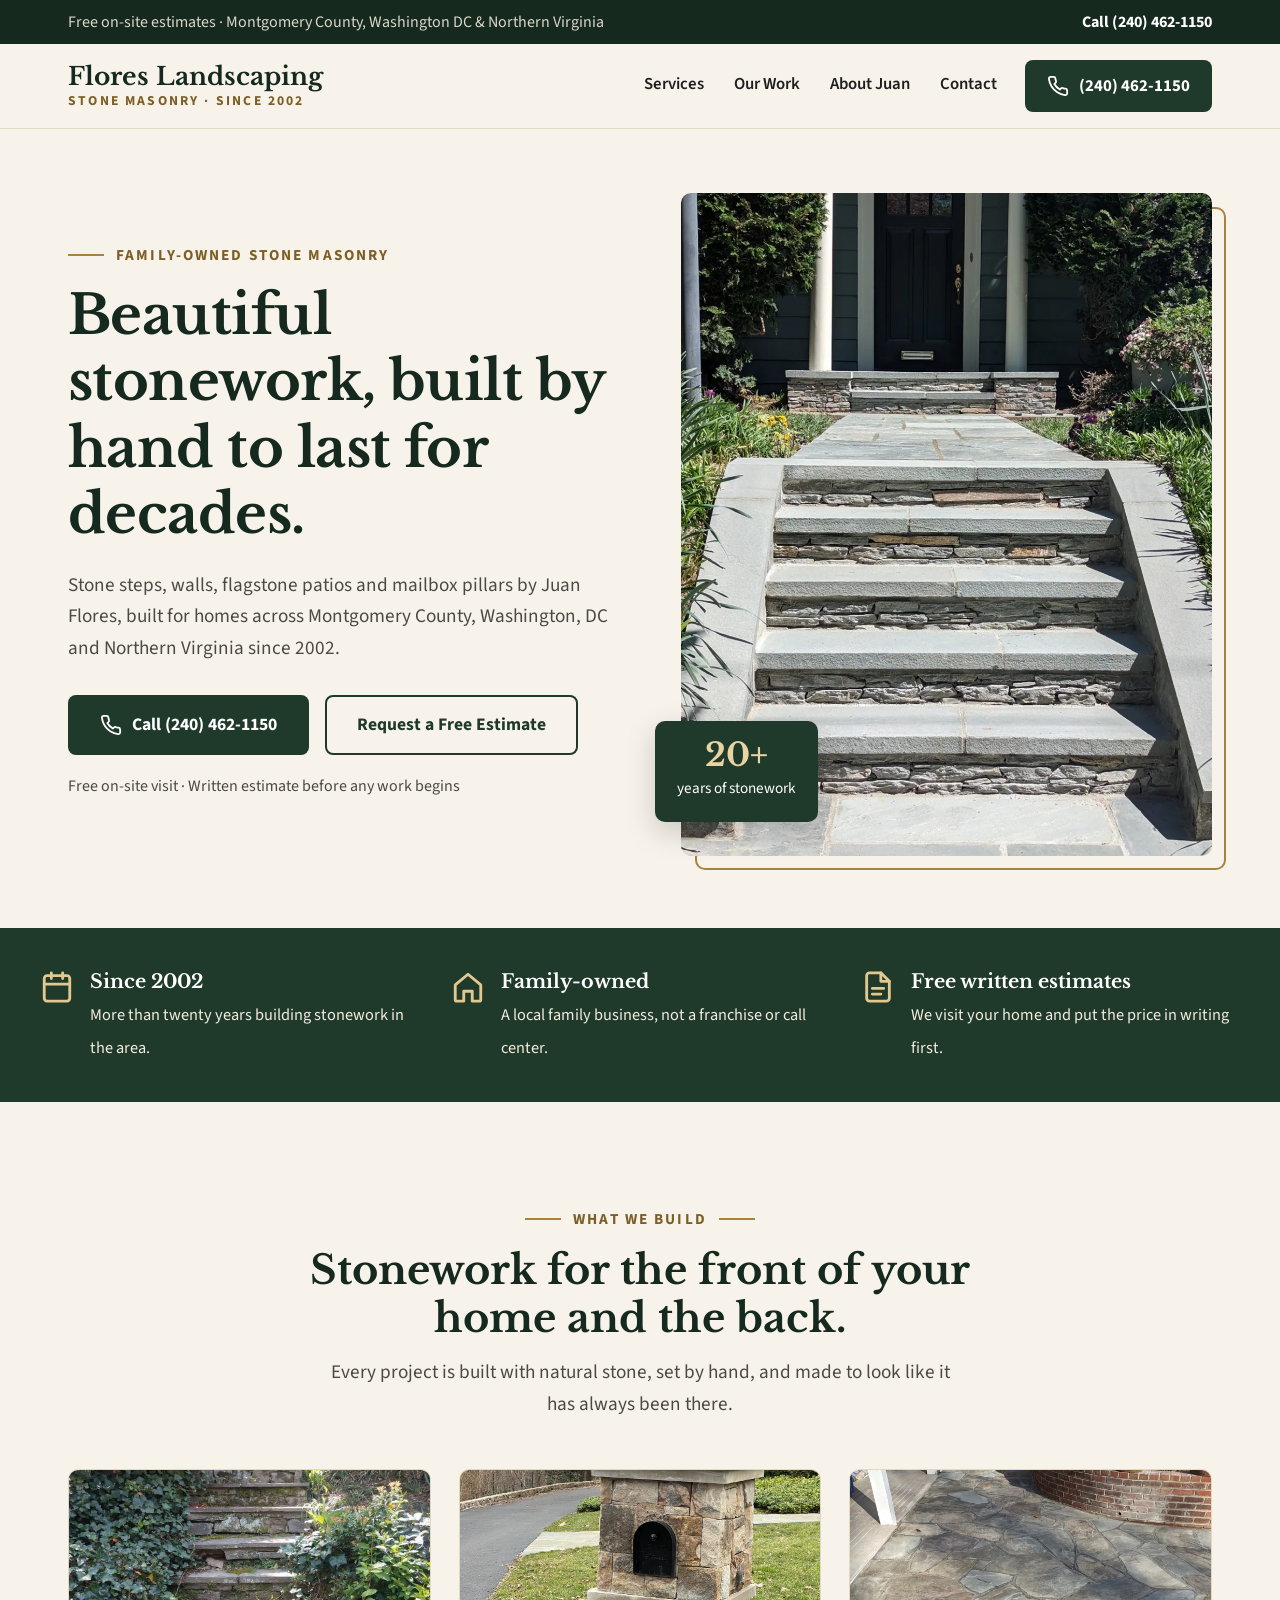
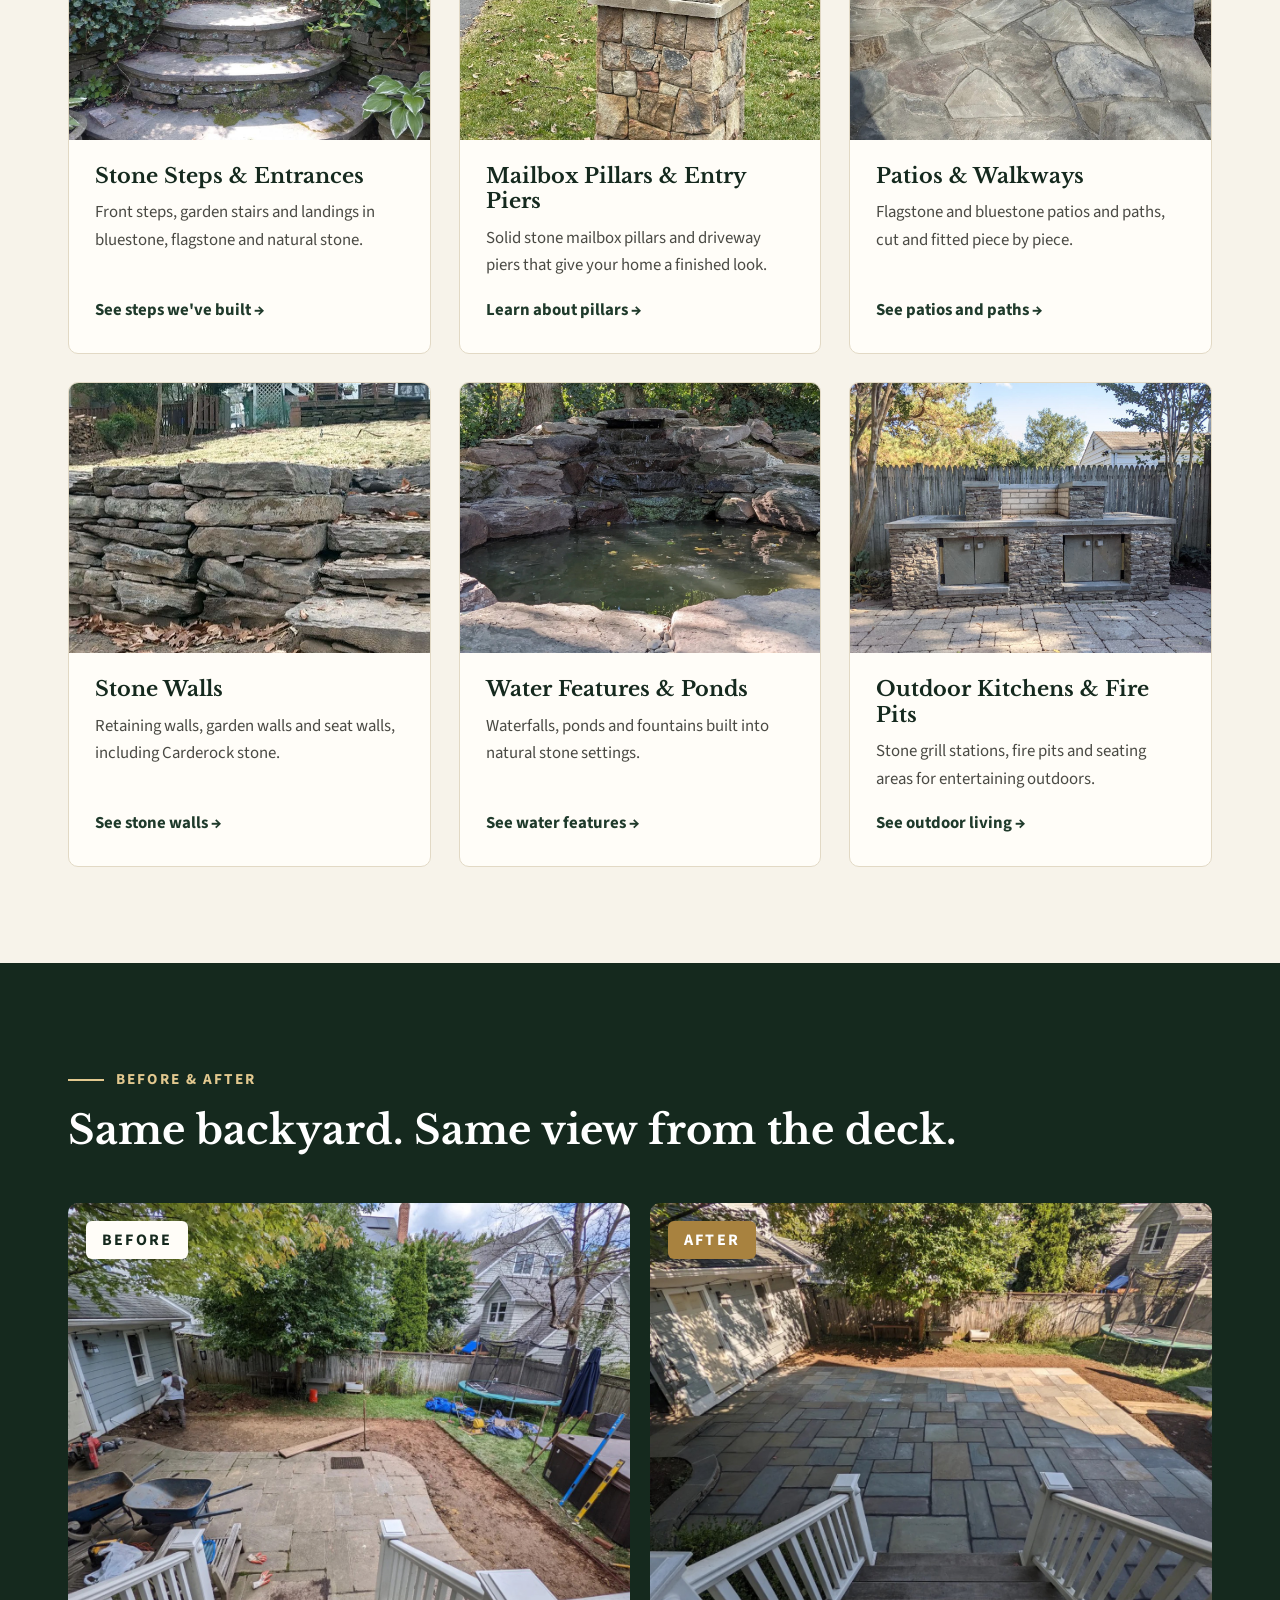
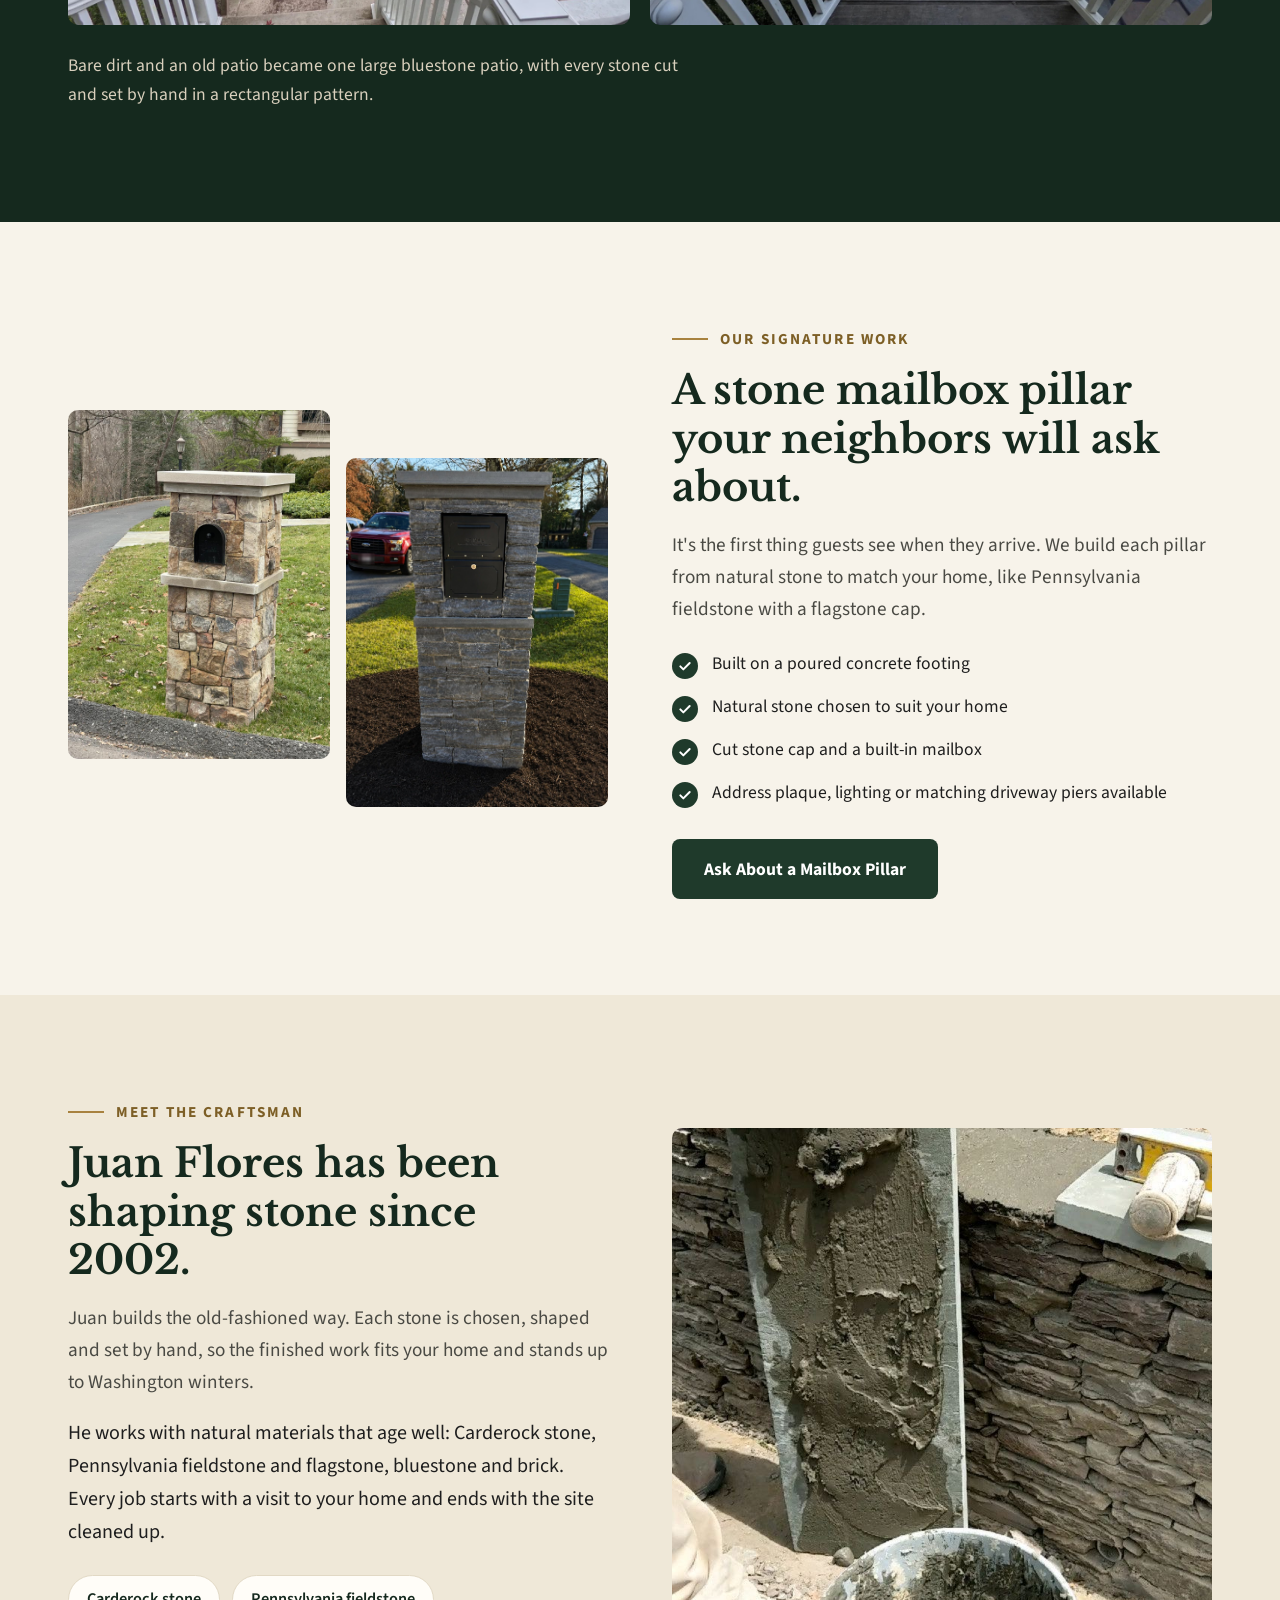
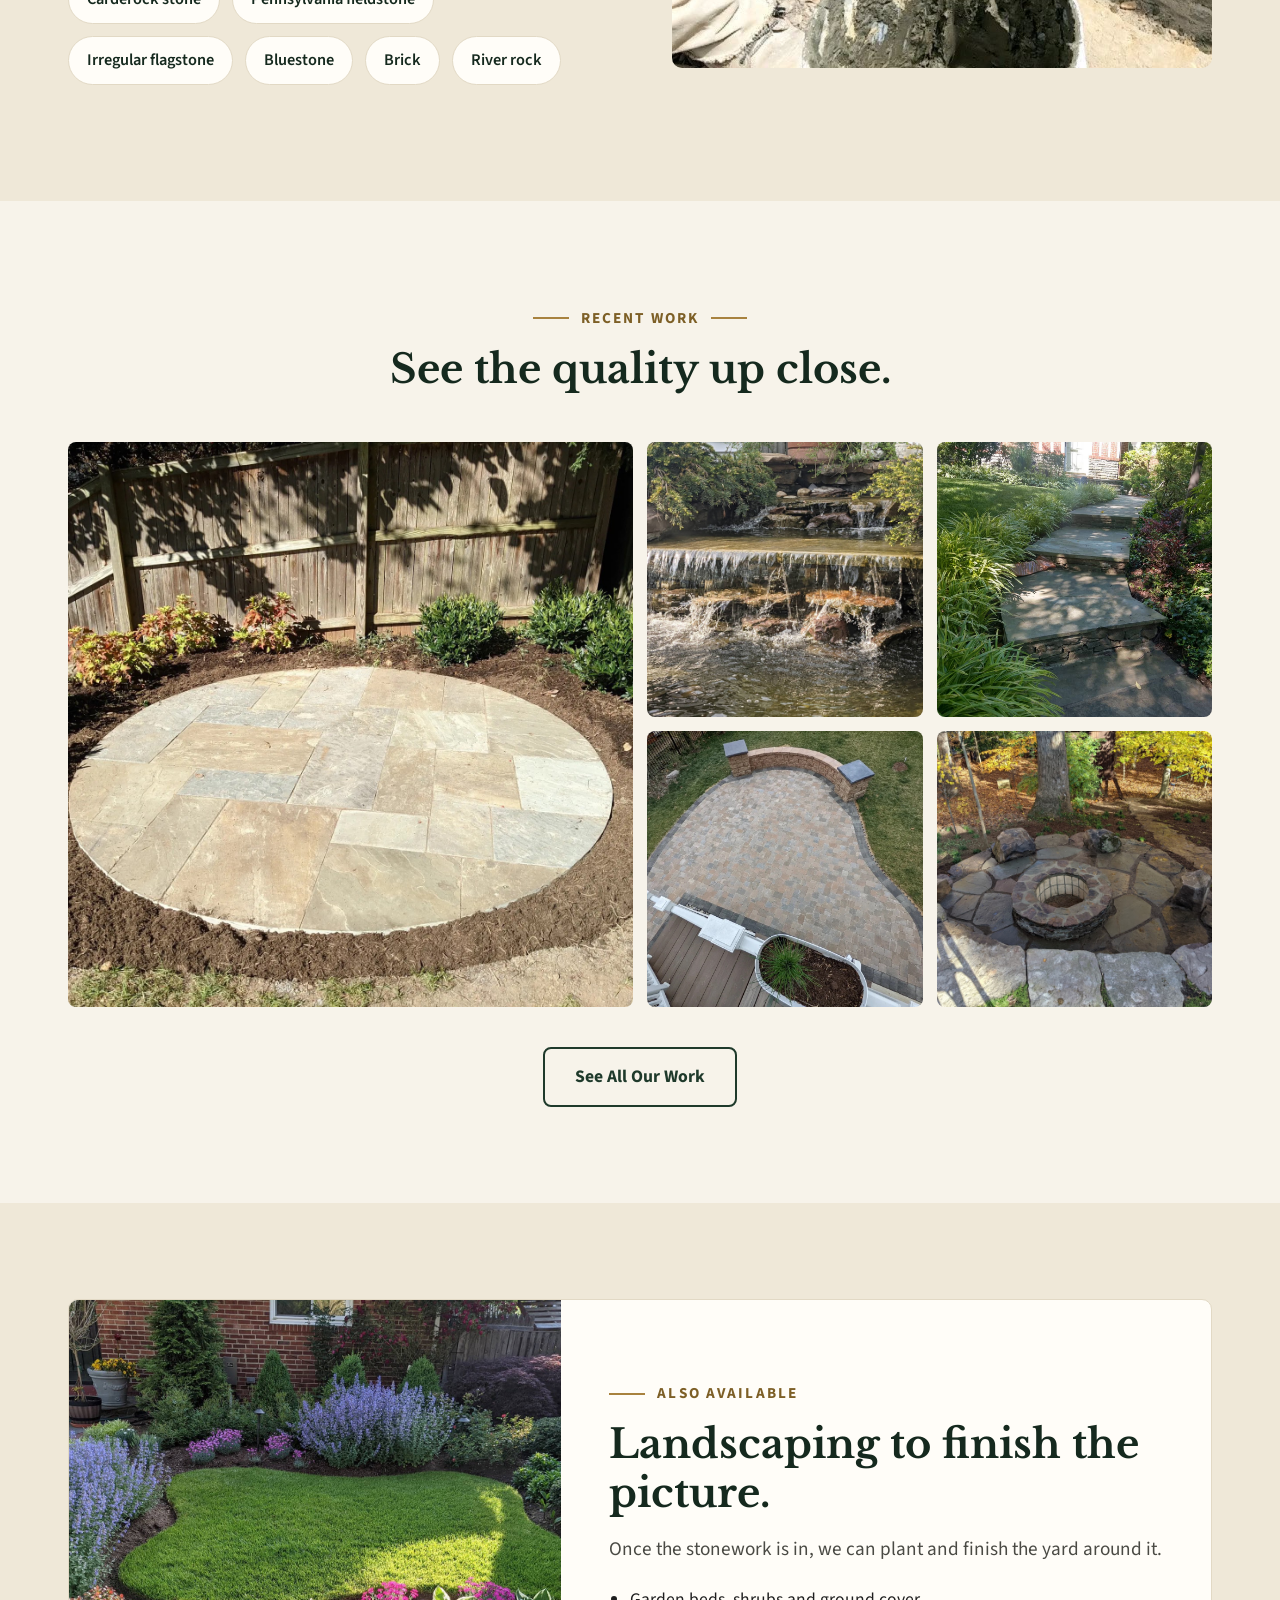
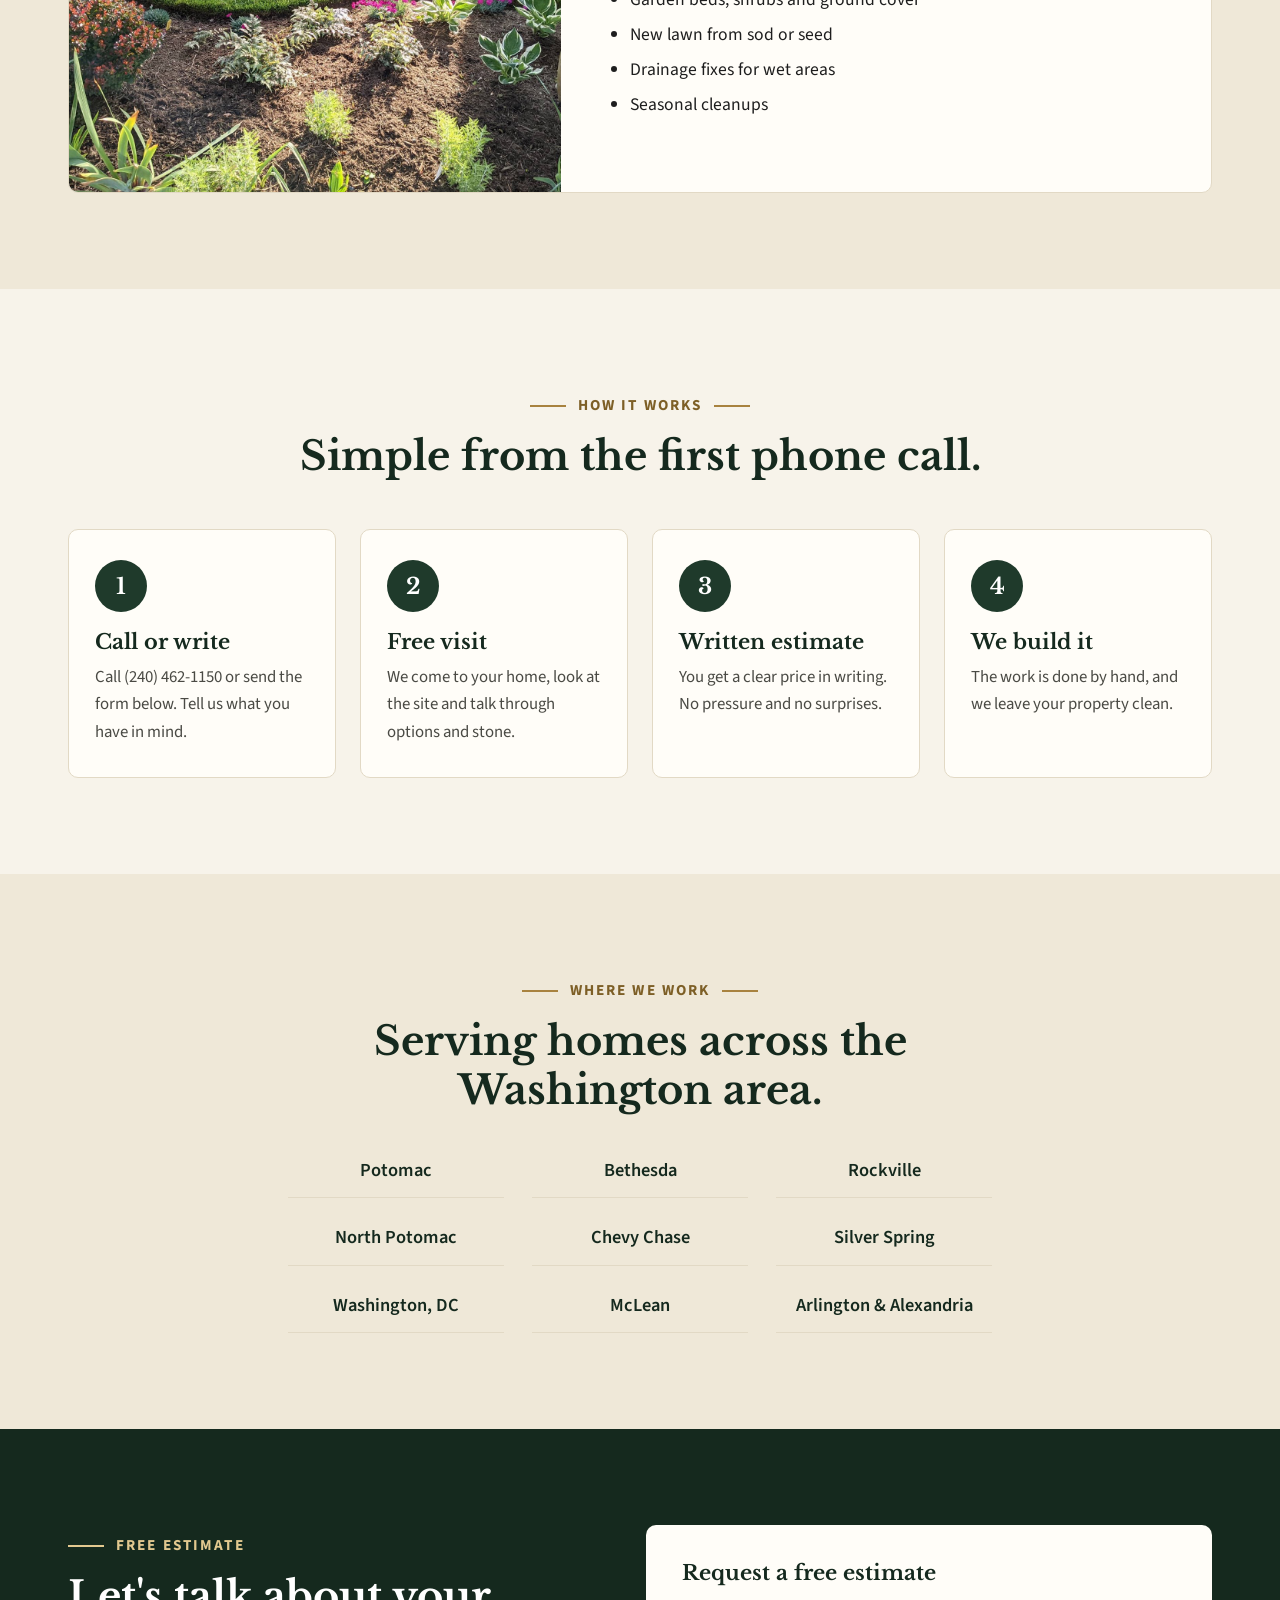
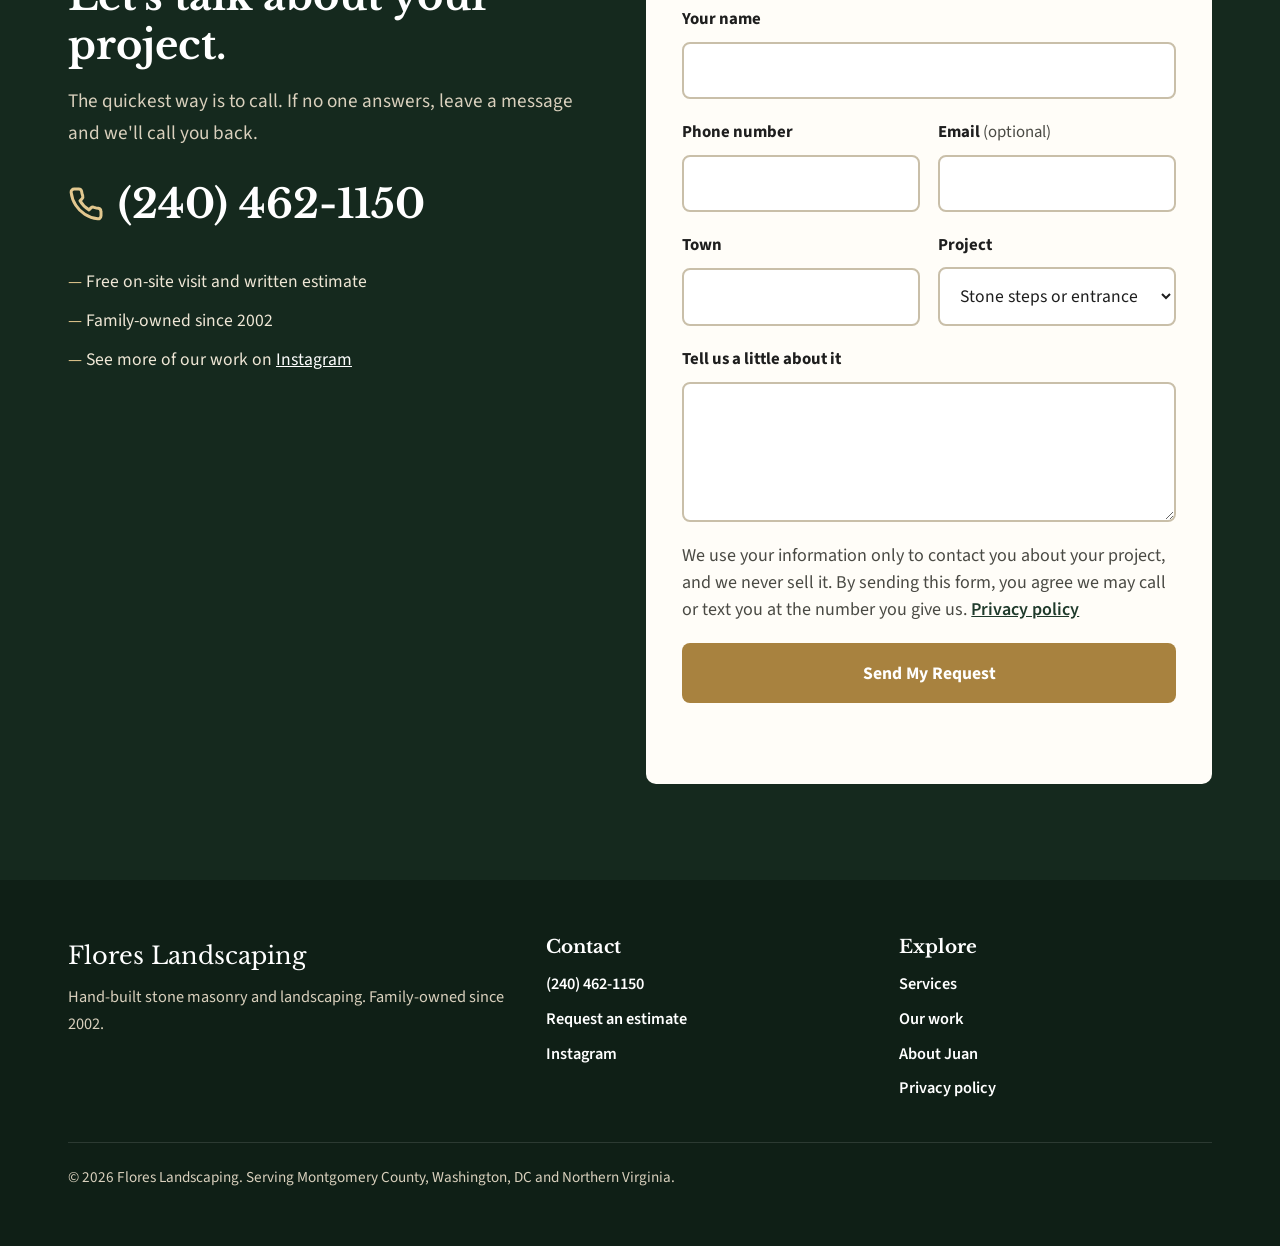
<file: index.html>
<!doctype html>
<html lang="en">
  <head>
    <meta charset="utf-8" />
    <meta name="viewport" content="width=device-width,initial-scale=1" />
    <title>Flores Landscaping | Stone Masonry in Potomac, Bethesda &amp; Washington, DC</title>
    <meta name="description" content="Hand-built stone steps, walls, flagstone patios and stone mailbox pillars by Juan Flores. Serving Potomac, Bethesda, Rockville and Washington, DC since 2002. Free on-site estimates." />
    <meta name="theme-color" content="#1f3a2b" />
    <link rel="preconnect" href="https://fonts.googleapis.com">
    <link rel="preconnect" href="https://fonts.gstatic.com" crossorigin>
    <link href="https://fonts.googleapis.com/css2?family=Libre+Baskerville:wght@400;700&family=Source+Sans+3:wght@400;600;700&display=swap" rel="stylesheet">
    <link rel="stylesheet" href="site.css?v=7">
    <script type="application/ld+json">
    {
      "@context": "https://schema.org",
      "@type": "HomeAndConstructionBusiness",
      "name": "Flores Landscaping",
      "url": "https://floreslandscapingdmv.com/",
      "telephone": "+1-240-462-1150",
      "foundingDate": "2002",
      "founder": { "@type": "Person", "name": "Juan Flores" },
      "image": "https://floreslandscapingdmv.com/images/work/entry-steps-bluestone.jpg",
      "description": "Hand-built stone steps, walls, flagstone patios, water features and stone mailbox pillars.",
      "address": { "@type": "PostalAddress", "addressLocality": "Silver Spring", "addressRegion": "MD", "addressCountry": "US" },
      "areaServed": ["Potomac, MD", "Bethesda, MD", "Rockville, MD", "North Potomac, MD", "Chevy Chase, MD", "Silver Spring, MD", "Washington, DC", "McLean, VA", "Arlington, VA", "Alexandria, VA"],
      "sameAs": ["https://www.instagram.com/floreslandscaping_dmv/"]
    }
    </script>
  </head>
  <body>
    <svg width="0" height="0" style="position:absolute" aria-hidden="true">
      <symbol id="i-phone" viewBox="0 0 24 24" fill="none" stroke="currentColor" stroke-width="2" stroke-linecap="round" stroke-linejoin="round"><path d="M22 16.9v3a2 2 0 0 1-2.2 2 19.8 19.8 0 0 1-8.6-3.1 19.5 19.5 0 0 1-6-6A19.8 19.8 0 0 1 2.1 4.2 2 2 0 0 1 4.1 2h3a2 2 0 0 1 2 1.7c.1 1 .4 1.9.7 2.8a2 2 0 0 1-.5 2.1L8 9.9a16 16 0 0 0 6 6l1.3-1.3a2 2 0 0 1 2.1-.4c.9.3 1.8.6 2.8.7a2 2 0 0 1 1.7 2z"/></symbol>
      <symbol id="i-calendar" viewBox="0 0 24 24" fill="none" stroke="currentColor" stroke-width="2" stroke-linecap="round" stroke-linejoin="round"><rect x="3" y="4" width="18" height="18" rx="2"/><path d="M16 2v4M8 2v4M3 10h18"/></symbol>
      <symbol id="i-home" viewBox="0 0 24 24" fill="none" stroke="currentColor" stroke-width="2" stroke-linecap="round" stroke-linejoin="round"><path d="M3 10.5 12 3l9 7.5V21a1 1 0 0 1-1 1h-5v-7H9v7H4a1 1 0 0 1-1-1z"/></symbol>
      <symbol id="i-doc" viewBox="0 0 24 24" fill="none" stroke="currentColor" stroke-width="2" stroke-linecap="round" stroke-linejoin="round"><path d="M14 2H6a2 2 0 0 0-2 2v16a2 2 0 0 0 2 2h12a2 2 0 0 0 2-2V8z"/><path d="M14 2v6h6M8 13h8M8 17h6"/></symbol>
    </svg>

    <div class="topbar">
      <div class="container topbar-inner">
        <span class="topbar-note">Free on-site estimates · Montgomery County, Washington DC &amp; Northern Virginia</span>
        <a href="tel:+12404621150">Call (240) 462-1150</a>
      </div>
    </div>

    <header class="site-header">
      <div class="container header-inner">
        <a class="brand" href="index.html" aria-label="Flores Landscaping, home">
          <span class="brand-name">Flores Landscaping</span>
          <span class="brand-sub">Stone Masonry · Since 2002</span>
        </a>
        <nav class="nav" id="nav" aria-label="Main">
          <a href="#services">Services</a>
          <a href="work.html">Our Work</a>
          <a href="#about">About Juan</a>
          <a href="#contact">Contact</a>
        </nav>
        <a class="btn btn-primary header-call" href="tel:+12404621150"><svg class="icon"><use href="#i-phone"/></svg>(240) 462-1150</a>
        <button class="nav-toggle" id="navToggle" aria-controls="nav" aria-expanded="false">Menu</button>
      </div>
    </header>

    <main>
      <!-- HERO -->
      <section class="hero">
        <div class="container hero-grid">
          <div>
            <p class="kicker">Family-owned stone masonry</p>
            <h1>Beautiful stonework, built by hand to last for decades.</h1>
            <p class="lead">Stone steps, walls, flagstone patios and mailbox pillars by Juan Flores, built for homes across Montgomery County, Washington, DC and Northern Virginia since 2002.</p>
            <div class="btn-row">
              <a class="btn btn-primary" href="tel:+12404621150"><svg class="icon"><use href="#i-phone"/></svg>Call (240) 462-1150</a>
              <a class="btn btn-outline" href="#contact">Request a Free Estimate</a>
            </div>
            <p class="hero-note">Free on-site visit · Written estimate before any work begins</p>
          </div>
          <div class="hero-photo">
            <img src="images/work/entry-steps-bluestone.jpg" alt="Wide natural stone entry steps with stone side walls leading up to a front door" width="1280" height="1280" fetchpriority="high">
            <div class="badge"><strong>20+</strong><span>years of stonework</span></div>
          </div>
        </div>
      </section>

      <!-- TRUST -->
      <section class="trust" aria-label="Why homeowners choose Flores Landscaping">
        <div class="container trust-grid">
          <div class="trust-item">
            <svg aria-hidden="true"><use href="#i-calendar"/></svg>
            <div><strong>Since 2002</strong><span>More than twenty years building stonework in the area.</span></div>
          </div>
          <div class="trust-item">
            <svg aria-hidden="true"><use href="#i-home"/></svg>
            <div><strong>Family-owned</strong><span>A local family business, not a franchise or call center.</span></div>
          </div>
          <div class="trust-item">
            <svg aria-hidden="true"><use href="#i-doc"/></svg>
            <div><strong>Free written estimates</strong><span>We visit your home and put the price in writing first.</span></div>
          </div>
        </div>
      </section>

      <!-- SERVICES -->
      <section class="section" id="services">
        <div class="container">
          <div class="section-head center narrow">
            <p class="kicker">What we build</p>
            <h2>Stonework for the front of your home and the back.</h2>
            <p class="lead center">Every project is built with natural stone, set by hand, and made to look like it has always been there.</p>
          </div>
          <div class="services">
            <article class="service">
              <img src="images/work/curved-stone-stairs.jpg" alt="Curved natural stone stairs climbing through a planted garden" loading="lazy" width="1080" height="1080">
              <div class="service-body">
                <h3>Stone Steps &amp; Entrances</h3>
                <p>Front steps, garden stairs and landings in bluestone, flagstone and natural stone.</p>
                <a class="more" href="work.html#steps">See steps we've built →</a>
              </div>
            </article>
            <article class="service">
              <img src="images/hero-stone-mailbox.jpeg" alt="Natural stone mailbox pillar with a cut stone cap" loading="lazy" width="1200" height="1600">
              <div class="service-body">
                <h3>Mailbox Pillars &amp; Entry Piers</h3>
                <p>Solid stone mailbox pillars and driveway piers that give your home a finished look.</p>
                <a class="more" href="#pillars">Learn about pillars →</a>
              </div>
            </article>
            <article class="service">
              <img src="images/work/irregular-flagstone-patio.jpg" alt="Irregular flagstone patio with tight, hand-fitted joints" loading="lazy" width="1280" height="1280">
              <div class="service-body">
                <h3>Patios &amp; Walkways</h3>
                <p>Flagstone and bluestone patios and paths, cut and fitted piece by piece.</p>
                <a class="more" href="work.html#patios">See patios and paths →</a>
              </div>
            </article>
            <article class="service">
              <img src="images/work/stacked-stone-retaining-wall.jpg" alt="Stacked natural stone retaining wall holding back a slope" loading="lazy" width="1080" height="1080">
              <div class="service-body">
                <h3>Stone Walls</h3>
                <p>Retaining walls, garden walls and seat walls, including Carderock stone.</p>
                <a class="more" href="work.html#walls">See stone walls →</a>
              </div>
            </article>
            <article class="service">
              <img src="images/work/waterfall-pond.jpg" alt="Backyard pond with a natural stone waterfall" loading="lazy" width="1280" height="1280">
              <div class="service-body">
                <h3>Water Features &amp; Ponds</h3>
                <p>Waterfalls, ponds and fountains built into natural stone settings.</p>
                <a class="more" href="work.html#water">See water features →</a>
              </div>
            </article>
            <article class="service">
              <img src="images/work/outdoor-stone-kitchen.jpg" alt="Outdoor kitchen with a stacked stone base on a paver patio" loading="lazy" width="1280" height="960">
              <div class="service-body">
                <h3>Outdoor Kitchens &amp; Fire Pits</h3>
                <p>Stone grill stations, fire pits and seating areas for entertaining outdoors.</p>
                <a class="more" href="work.html#outdoor">See outdoor living →</a>
              </div>
            </article>
          </div>
        </div>
      </section>

      <!-- BEFORE / AFTER -->
      <section class="section section-dark">
        <div class="container">
          <div class="section-head">
            <p class="kicker">Before &amp; after</p>
            <h2>Same backyard. Same view from the deck.</h2>
          </div>
          <div class="ba">
            <figure>
              <img src="images/work/before-backyard.jpg" alt="Before: a backyard of bare dirt and an old stone patio, seen from the deck stairs" loading="lazy" width="1280" height="960">
              <figcaption>Before</figcaption>
            </figure>
            <figure class="after">
              <img src="images/work/after-bluestone-patio.jpg" alt="After: a large new bluestone patio laid in cut rectangular stones, seen from the same deck stairs" loading="lazy" width="1280" height="960">
              <figcaption>After</figcaption>
            </figure>
          </div>
          <p class="ba-note">Bare dirt and an old patio became one large bluestone patio, with every stone cut and set by hand in a rectangular pattern.</p>
        </div>
      </section>

      <!-- PILLARS -->
      <section class="section" id="pillars">
        <div class="container split">
          <div class="split-photos">
            <img src="images/hero-stone-mailbox.jpeg" alt="Natural stone mailbox pillar with an arched mailbox door and cut stone cap" loading="lazy" width="1200" height="1600">
            <img src="images/mailbox_cleaned.jpg" alt="Stacked stone mailbox pillar with a built-in mailbox and stone cap" loading="lazy" width="1086" height="1448">
          </div>
          <div>
            <p class="kicker">Our signature work</p>
            <h2>A stone mailbox pillar your neighbors will ask about.</h2>
            <p class="lead">It's the first thing guests see when they arrive. We build each pillar from natural stone to match your home, like Pennsylvania fieldstone with a flagstone cap.</p>
            <ul class="checks">
              <li>Built on a poured concrete footing</li>
              <li>Natural stone chosen to suit your home</li>
              <li>Cut stone cap and a built-in mailbox</li>
              <li>Address plaque, lighting or matching driveway piers available</li>
            </ul>
            <a class="btn btn-primary" href="#contact">Ask About a Mailbox Pillar</a>
          </div>
        </div>
      </section>

      <!-- ABOUT JUAN -->
      <section class="section section-alt" id="about">
        <div class="container split">
          <div>
            <p class="kicker">Meet the craftsman</p>
            <h2>Juan Flores has been shaping stone since 2002.</h2>
            <p class="lead">Juan builds the old-fashioned way. Each stone is chosen, shaped and set by hand, so the finished work fits your home and stands up to Washington winters.</p>
            <p>He works with natural materials that age well: Carderock stone, Pennsylvania fieldstone and flagstone, bluestone and brick. Every job starts with a visit to your home and ends with the site cleaned up.</p>
            <ul class="materials" aria-label="Materials we work with">
              <li>Carderock stone</li>
              <li>Pennsylvania fieldstone</li>
              <li>Irregular flagstone</li>
              <li>Bluestone</li>
              <li>Brick</li>
              <li>River rock</li>
            </ul>
          </div>
          <div class="split-photo">
            <img src="images/work/stone-cap-handwork.jpg" alt="A cap stone being set in fresh mortar on top of a stacked stone wall" loading="lazy" width="720" height="720">
          </div>
        </div>
      </section>

      <!-- RECENT WORK -->
      <section class="section">
        <div class="container">
          <div class="section-head center narrow">
            <p class="kicker">Recent work</p>
            <h2>See the quality up close.</h2>
          </div>
          <div class="mosaic">
            <img src="images/work/round-flagstone-patio.jpg" alt="Round flagstone patio set into a lawn" loading="lazy" width="1280" height="1280">
            <img src="images/work/stone-waterfall.jpg" alt="Natural stone waterfall spilling into a pond" loading="lazy" width="1280" height="1280">
            <img src="images/work/garden-stone-steps.jpg" alt="Stone steps through a shaded garden" loading="lazy" width="1080" height="1080">
            <img src="images/work/curved-patio-seat-wall.jpg" alt="Curved patio with a brick seat wall" loading="lazy" width="1280" height="960">
            <img src="images/work/stone-fire-pit.jpg" alt="Round stone fire pit in a backyard" loading="lazy" width="1280" height="1280">
          </div>
          <div class="btn-row" style="justify-content:center;margin-top:40px">
            <a class="btn btn-outline" href="work.html">See All Our Work</a>
          </div>
        </div>
      </section>

      <!-- ALSO AVAILABLE -->
      <section class="section section-alt">
        <div class="container">
          <div class="also">
            <img src="images/work/garden-bed-planting.jpg" alt="New garden beds with fresh plantings around a curved lawn" loading="lazy" width="1280" height="1280">
            <div class="also-body">
              <p class="kicker">Also available</p>
              <h2>Landscaping to finish the picture.</h2>
              <p class="lead">Once the stonework is in, we can plant and finish the yard around it.</p>
              <ul>
                <li>Garden beds, shrubs and ground cover</li>
                <li>New lawn from sod or seed</li>
                <li>Drainage fixes for wet areas</li>
                <li>Seasonal cleanups</li>
              </ul>
            </div>
          </div>
        </div>
      </section>

      <!-- HOW IT WORKS -->
      <section class="section" id="process">
        <div class="container">
          <div class="section-head center narrow">
            <p class="kicker">How it works</p>
            <h2>Simple from the first phone call.</h2>
          </div>
          <ol class="steps">
            <li><h3>Call or write</h3><p>Call (240) 462-1150 or send the form below. Tell us what you have in mind.</p></li>
            <li><h3>Free visit</h3><p>We come to your home, look at the site and talk through options and stone.</p></li>
            <li><h3>Written estimate</h3><p>You get a clear price in writing. No pressure and no surprises.</p></li>
            <li><h3>We build it</h3><p>The work is done by hand, and we leave your property clean.</p></li>
          </ol>
        </div>
      </section>

      <!-- AREA -->
      <section class="section section-alt">
        <div class="container narrow center">
          <p class="kicker">Where we work</p>
          <h2>Serving homes across the Washington area.</h2>
          <ul class="towns">
            <li>Potomac</li><li>Bethesda</li><li>Rockville</li>
            <li>North Potomac</li><li>Chevy Chase</li><li>Silver Spring</li>
            <li>Washington, DC</li><li>McLean</li><li>Arlington &amp; Alexandria</li>
          </ul>
        </div>
      </section>

      <!-- CONTACT -->
      <section class="section section-dark" id="contact">
        <div class="container contact">
          <div>
            <p class="kicker">Free estimate</p>
            <h2>Let's talk about your project.</h2>
            <p class="lead">The quickest way is to call. If no one answers, leave a message and we'll call you back.</p>
            <a class="big-phone" href="tel:+12404621150"><svg aria-hidden="true"><use href="#i-phone"/></svg>(240) 462-1150</a>
            <ul class="contact-points">
              <li>Free on-site visit and written estimate</li>
              <li>Family-owned since 2002</li>
              <li>See more of our work on <a href="https://www.instagram.com/floreslandscaping_dmv/" rel="noopener" style="color:#fff">Instagram</a></li>
            </ul>
          </div>

          <form class="form" id="estimateForm" action="https://formspree.io/f/mqeozvqd" method="POST" novalidate>
            <h3>Request a free estimate</h3>
            <div class="field">
              <label for="name">Your name</label>
              <input id="name" name="name" type="text" autocomplete="name" required>
            </div>
            <div class="field-row">
              <div class="field">
                <label for="phone">Phone number</label>
                <input id="phone" name="phone" type="tel" autocomplete="tel" required>
              </div>
              <div class="field">
                <label for="email">Email <span class="optional">(optional)</span></label>
                <input id="email" name="email" type="email" autocomplete="email">
              </div>
            </div>
            <div class="field-row">
              <div class="field">
                <label for="town">Town</label>
                <input id="town" name="town" type="text" autocomplete="address-level2">
              </div>
              <div class="field">
                <label for="project-type">Project</label>
                <select id="project-type" name="project_type">
                  <option>Stone steps or entrance</option>
                  <option>Stone mailbox pillar</option>
                  <option>Patio or walkway</option>
                  <option>Stone wall</option>
                  <option>Water feature or pond</option>
                  <option>Outdoor kitchen or fire pit</option>
                  <option>Repair of existing stonework</option>
                  <option>Landscaping or planting</option>
                  <option>Something else</option>
                </select>
              </div>
            </div>
            <div class="field">
              <label for="project-details">Tell us a little about it</label>
              <textarea id="project-details" name="project_details" rows="4" required></textarea>
            </div>
            <input type="hidden" name="_subject" value="New Flores Landscaping estimate request">
            <p class="form-note">We use your information only to contact you about your project, and we never sell it. By sending this form, you agree we may call or text you at the number you give us. <a href="privacy.html">Privacy policy</a></p>
            <button class="btn btn-brass" type="submit">Send My Request</button>
            <p class="form-message" id="formMessage" aria-live="polite"></p>
          </form>
        </div>
      </section>
    </main>

    <footer class="site-footer">
      <div class="container">
        <div class="footer-grid">
          <div>
            <p class="footer-brand">Flores Landscaping</p>
            <p>Hand-built stone masonry and landscaping. Family-owned since 2002.</p>
          </div>
          <div>
            <h3>Contact</h3>
            <ul>
              <li><a href="tel:+12404621150">(240) 462-1150</a></li>
              <li><a href="#contact">Request an estimate</a></li>
              <li><a href="https://www.instagram.com/floreslandscaping_dmv/" rel="noopener">Instagram</a></li>
            </ul>
          </div>
          <div>
            <h3>Explore</h3>
            <ul>
              <li><a href="#services">Services</a></li>
              <li><a href="work.html">Our work</a></li>
              <li><a href="#about">About Juan</a></li>
              <li><a href="privacy.html">Privacy policy</a></li>
            </ul>
          </div>
        </div>
        <!-- MHIC NUMBER: replace the next line's "Flores Landscaping." with "Flores Landscaping. MHIC No. 12345." (use Juan's real number). Do the same in index.html, work.html and privacy.html. -->
        <p class="copyright">&copy; <span id="year">2026</span> Flores Landscaping. Serving Montgomery County, Washington, DC and Northern Virginia.</p>
      </div>
    </footer>

    <nav class="mobile-bar" aria-label="Quick contact">
      <a href="tel:+12404621150"><svg class="icon" aria-hidden="true"><use href="#i-phone"/></svg>Call Now</a>
      <a class="alt" href="#contact">Free Estimate</a>
    </nav>

    <script src="site.js?v=7"></script>
  </body>
</html>
</file>
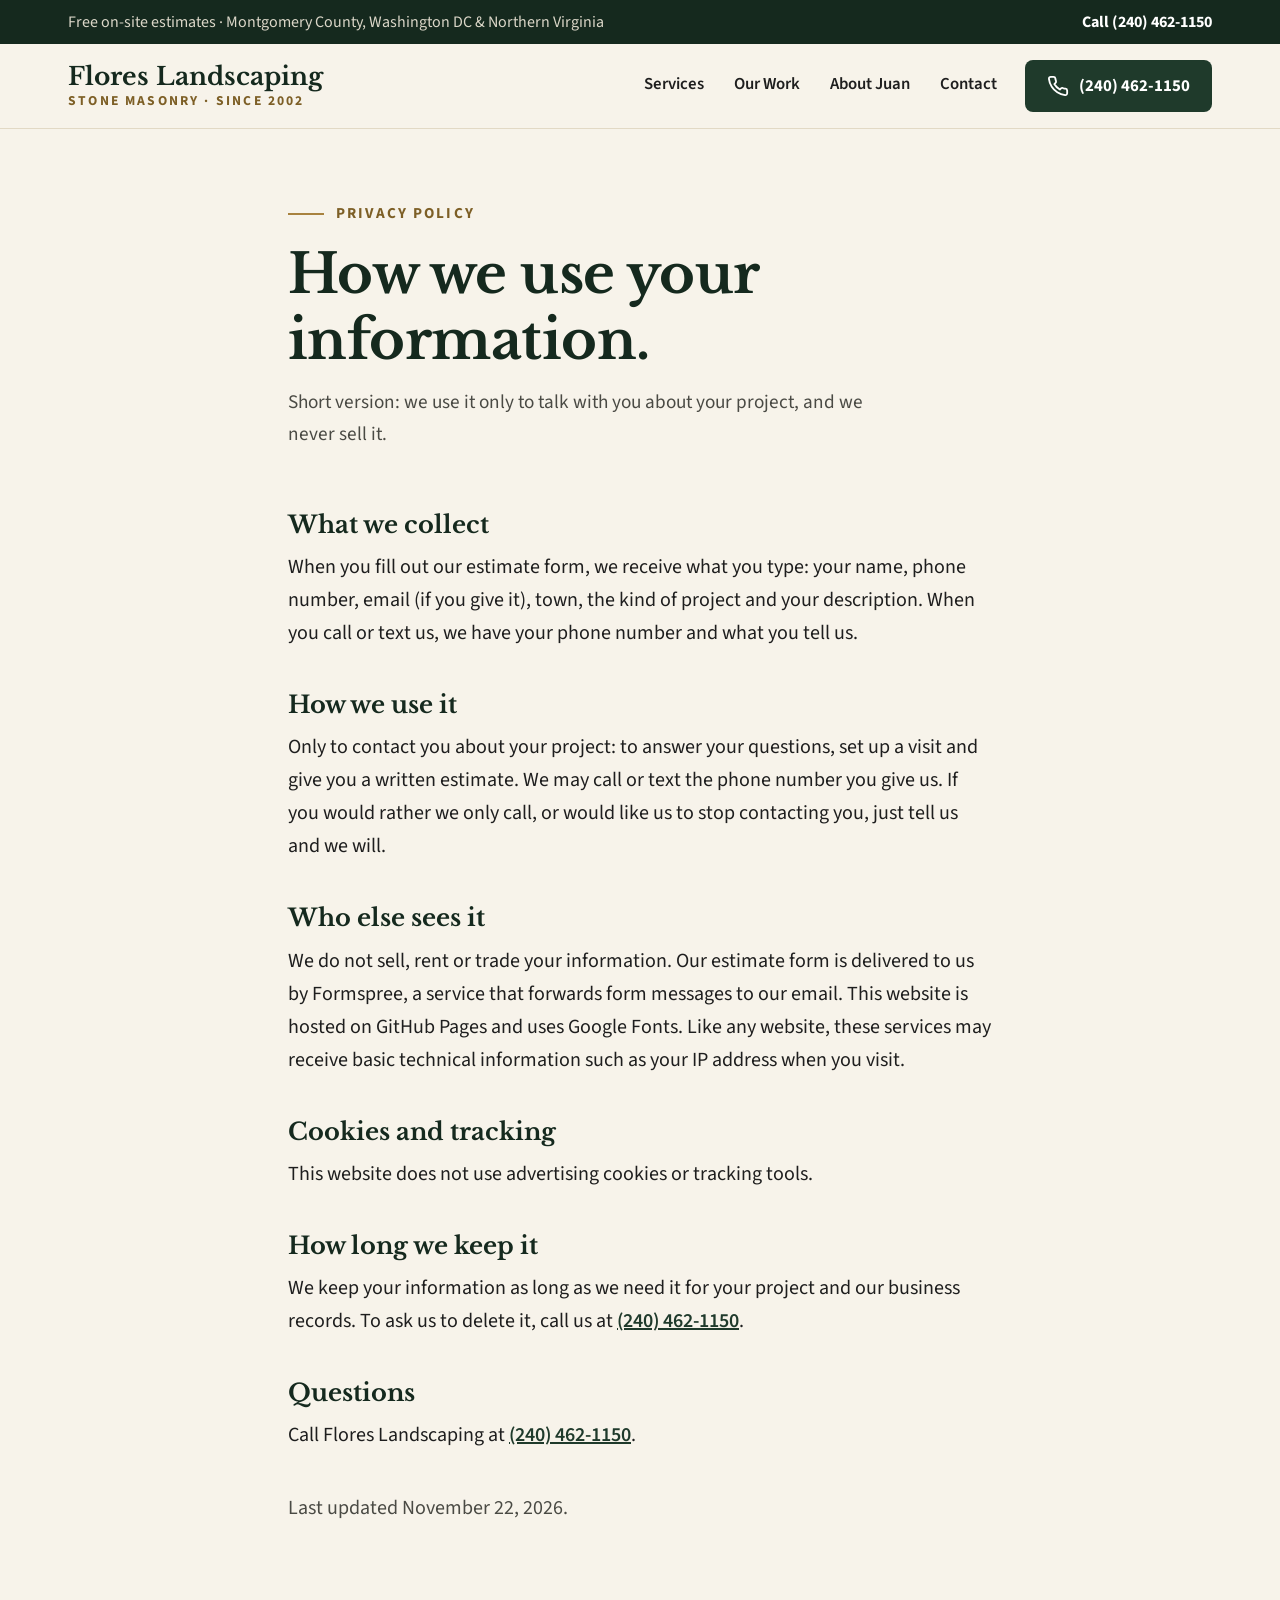
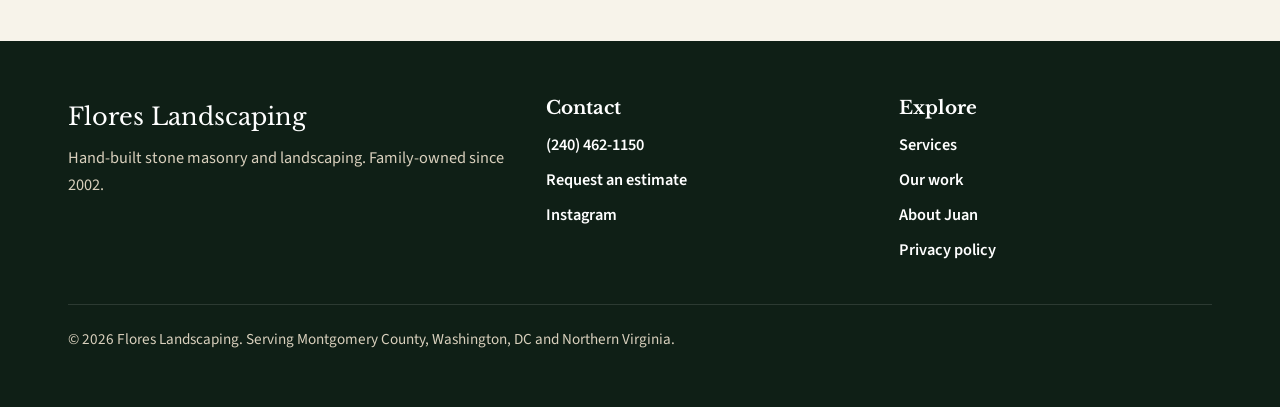
<file: privacy.html>
<!doctype html>
<html lang="en">
  <head>
    <meta charset="utf-8" />
    <meta name="viewport" content="width=device-width,initial-scale=1" />
    <title>Privacy Policy | Flores Landscaping</title>
    <meta name="description" content="How Flores Landscaping uses the information you send us." />
    <meta name="theme-color" content="#1f3a2b" />
    <link rel="preconnect" href="https://fonts.googleapis.com">
    <link rel="preconnect" href="https://fonts.gstatic.com" crossorigin>
    <link href="https://fonts.googleapis.com/css2?family=Libre+Baskerville:wght@400;700&family=Source+Sans+3:wght@400;600;700&display=swap" rel="stylesheet">
    <link rel="stylesheet" href="site.css?v=7">
  </head>
  <body>
    <svg width="0" height="0" style="position:absolute" aria-hidden="true">
      <symbol id="i-phone" viewBox="0 0 24 24" fill="none" stroke="currentColor" stroke-width="2" stroke-linecap="round" stroke-linejoin="round"><path d="M22 16.9v3a2 2 0 0 1-2.2 2 19.8 19.8 0 0 1-8.6-3.1 19.5 19.5 0 0 1-6-6A19.8 19.8 0 0 1 2.1 4.2 2 2 0 0 1 4.1 2h3a2 2 0 0 1 2 1.7c.1 1 .4 1.9.7 2.8a2 2 0 0 1-.5 2.1L8 9.9a16 16 0 0 0 6 6l1.3-1.3a2 2 0 0 1 2.1-.4c.9.3 1.8.6 2.8.7a2 2 0 0 1 1.7 2z"/></symbol>
    </svg>

    <div class="topbar">
      <div class="container topbar-inner">
        <span class="topbar-note">Free on-site estimates · Montgomery County, Washington DC &amp; Northern Virginia</span>
        <a href="tel:+12404621150">Call (240) 462-1150</a>
      </div>
    </div>

    <header class="site-header">
      <div class="container header-inner">
        <a class="brand" href="index.html" aria-label="Flores Landscaping, home">
          <span class="brand-name">Flores Landscaping</span>
          <span class="brand-sub">Stone Masonry · Since 2002</span>
        </a>
        <nav class="nav" id="nav" aria-label="Main">
          <a href="index.html#services">Services</a>
          <a href="work.html">Our Work</a>
          <a href="index.html#about">About Juan</a>
          <a href="index.html#contact">Contact</a>
        </nav>
        <a class="btn btn-primary header-call" href="tel:+12404621150"><svg class="icon"><use href="#i-phone"/></svg>(240) 462-1150</a>
        <button class="nav-toggle" id="navToggle" aria-controls="nav" aria-expanded="false">Menu</button>
      </div>
    </header>

    <main>
      <section class="page-hero">
        <div class="container narrow">
          <p class="kicker">Privacy policy</p>
          <h1>How we use your information.</h1>
          <p class="lead">Short version: we use it only to talk with you about your project, and we never sell it.</p>
        </div>
      </section>

      <section class="section" style="padding-top:0">
        <div class="container narrow policy">
          <h2>What we collect</h2>
          <p>When you fill out our estimate form, we receive what you type: your name, phone number, email (if you give it), town, the kind of project and your description. When you call or text us, we have your phone number and what you tell us.</p>

          <h2>How we use it</h2>
          <p>Only to contact you about your project: to answer your questions, set up a visit and give you a written estimate. We may call or text the phone number you give us. If you would rather we only call, or would like us to stop contacting you, just tell us and we will.</p>

          <h2>Who else sees it</h2>
          <p>We do not sell, rent or trade your information. Our estimate form is delivered to us by Formspree, a service that forwards form messages to our email. This website is hosted on GitHub Pages and uses Google Fonts. Like any website, these services may receive basic technical information such as your IP address when you visit.</p>

          <h2>Cookies and tracking</h2>
          <p>This website does not use advertising cookies or tracking tools.</p>

          <h2>How long we keep it</h2>
          <p>We keep your information as long as we need it for your project and our business records. To ask us to delete it, call us at <a href="tel:+12404621150">(240) 462-1150</a>.</p>

          <h2>Questions</h2>
          <p>Call Flores Landscaping at <a href="tel:+12404621150">(240) 462-1150</a>.</p>

          <p class="policy-date">Last updated November 22, 2026.</p>
        </div>
      </section>
    </main>

    <footer class="site-footer">
      <div class="container">
        <div class="footer-grid">
          <div>
            <p class="footer-brand">Flores Landscaping</p>
            <p>Hand-built stone masonry and landscaping. Family-owned since 2002.</p>
          </div>
          <div>
            <h3>Contact</h3>
            <ul>
              <li><a href="tel:+12404621150">(240) 462-1150</a></li>
              <li><a href="index.html#contact">Request an estimate</a></li>
              <li><a href="https://www.instagram.com/floreslandscaping_dmv/" rel="noopener">Instagram</a></li>
            </ul>
          </div>
          <div>
            <h3>Explore</h3>
            <ul>
              <li><a href="index.html#services">Services</a></li>
              <li><a href="work.html">Our work</a></li>
              <li><a href="index.html#about">About Juan</a></li>
              <li><a href="privacy.html" aria-current="page">Privacy policy</a></li>
            </ul>
          </div>
        </div>
        <!-- MHIC NUMBER: replace the next line's "Flores Landscaping." with "Flores Landscaping. MHIC No. 12345." (use Juan's real number). Do the same in index.html, work.html and privacy.html. -->
        <p class="copyright">&copy; <span id="year">2026</span> Flores Landscaping. Serving Montgomery County, Washington, DC and Northern Virginia.</p>
      </div>
    </footer>


    <nav class="mobile-bar" aria-label="Quick contact">
      <a href="tel:+12404621150"><svg class="icon" aria-hidden="true"><use href="#i-phone"/></svg>Call Now</a>
      <a class="alt" href="index.html#contact">Free Estimate</a>
    </nav>

    <script src="site.js?v=7"></script>
  </body>
</html>
</file>
<file: site.css>
/* Flores Landscaping — cream, forest green and brass.
   Built for easy reading: large type, strong contrast, big buttons. */
:root {
  --cream: #f7f3ea;
  --cream-2: #efe8d8;
  --paper: #fffdf8;
  --forest: #1f3a2b;
  --forest-deep: #15291e;
  --forest-soft: #2c4d3a;
  --brass: #a8823f;
  --brass-text: #7d5f26;   /* brass dark enough for text on cream */
  --ink: #1e1e1e;
  --muted: #4a4a44;
  --line: #e2d9c5;
  --radius: 10px;
  --max: 1200px;
  --serif: "Libre Baskerville", Georgia, "Times New Roman", serif;
  --sans: "Source Sans 3", "Segoe UI", Arial, sans-serif;
}

* { box-sizing: border-box; }
html { scroll-behavior: smooth; scroll-padding-top: 120px; }
@media (prefers-reduced-motion: reduce) { html { scroll-behavior: auto; } }
body {
  margin: 0;
  background: var(--cream);
  color: var(--ink);
  font-family: var(--sans);
  font-size: 20px;
  line-height: 1.65;
  -webkit-font-smoothing: antialiased;
}
img { display: block; max-width: 100%; height: auto; }
a { color: var(--forest); }
p { margin: 0 0 1em; }
h1, h2, h3 { font-family: var(--serif); color: var(--forest-deep); line-height: 1.22; margin: 0; font-weight: 700; }
h1 { font-size: clamp(2.2rem, 4.6vw, 3.4rem); letter-spacing: -0.01em; }
h2 { font-size: clamp(1.8rem, 3.4vw, 2.5rem); }
h3 { font-size: 1.3rem; }
:focus-visible { outline: 3px solid var(--brass); outline-offset: 3px; }

.container { width: min(100%, var(--max)); margin: 0 auto; padding: 0 28px; }
.narrow { max-width: 760px; }
.center { text-align: center; margin-left: auto; margin-right: auto; }

.kicker {
  display: inline-flex; align-items: center; gap: 12px;
  font-family: var(--sans); font-weight: 700; font-size: 0.95rem;
  letter-spacing: 0.14em; text-transform: uppercase; color: var(--brass-text);
  margin-bottom: 14px;
}
.kicker::before { content: ""; width: 36px; height: 2px; background: var(--brass); }
.center .kicker::after { content: ""; width: 36px; height: 2px; background: var(--brass); }
.lead { font-size: 1.2rem; color: var(--muted); max-width: 62ch; }

/* Buttons */
.btn {
  display: inline-flex; align-items: center; justify-content: center; gap: 10px;
  min-height: 60px; padding: 14px 30px; border-radius: 8px; border: 2px solid transparent;
  font: 700 1.1rem/1.2 var(--sans); text-decoration: none; cursor: pointer;
  transition: background .2s, color .2s, border-color .2s;
}
.btn-primary { background: var(--forest); color: #fff; }
.btn-primary:hover { background: var(--forest-deep); }
.btn-brass { background: var(--brass); color: #fff; }
.btn-brass:hover { background: #8f6e33; }
.btn-outline { border-color: var(--forest); color: var(--forest); background: transparent; }
.btn-outline:hover { background: var(--forest); color: #fff; }
.btn-light { border-color: #fff; color: #fff; background: transparent; }
.btn-light:hover { background: #fff; color: var(--forest-deep); }
.btn-row { display: flex; flex-wrap: wrap; gap: 16px; }
.icon { width: 22px; height: 22px; flex: none; }

/* Top bar */
.topbar { background: var(--forest-deep); color: #f1eadb; font-size: 1rem; }
.topbar-inner { display: flex; justify-content: space-between; align-items: center; gap: 16px; min-height: 44px; }
.topbar a { color: #fff; font-weight: 700; text-decoration: none; }
.topbar-note { opacity: .9; }

/* Header */
.site-header { position: sticky; top: 0; z-index: 50; background: rgba(247,243,234,.97); border-bottom: 1px solid var(--line); }
.header-inner { display: flex; align-items: center; gap: 28px; min-height: 84px; }
.brand { display: flex; flex-direction: column; text-decoration: none; line-height: 1.1; }
.brand-name { font-family: var(--serif); font-weight: 700; font-size: 1.55rem; color: var(--forest-deep); }
.brand-sub { font-size: .85rem; letter-spacing: .16em; text-transform: uppercase; color: var(--brass-text); font-weight: 700; margin-top: 4px; }
.nav { display: flex; gap: 30px; margin-left: auto; }
.nav a { color: var(--ink); font-weight: 600; font-size: 1.05rem; text-decoration: none; padding: 6px 0; border-bottom: 2px solid transparent; }
.nav a:hover, .nav a[aria-current="page"] { border-color: var(--brass); color: var(--forest); }
.header-call { min-height: 52px; padding: 10px 20px; font-size: 1.05rem; }
.nav-toggle { display: none; min-height: 52px; padding: 10px 18px; border: 2px solid var(--forest); border-radius: 8px; background: transparent; color: var(--forest); font: 700 1.05rem var(--sans); cursor: pointer; }

/* Hero */
.hero { padding: 64px 0 72px; }
.hero-grid { display: grid; grid-template-columns: 1.05fr 1fr; gap: 56px; align-items: center; }
.hero h1 { margin-bottom: 22px; }
.hero .lead { margin-bottom: 30px; }
.hero-note { margin-top: 18px; font-size: 1rem; color: var(--muted); }
.hero-photo { position: relative; }
.hero-photo img { width: 100%; aspect-ratio: 4 / 5; object-fit: cover; border-radius: var(--radius); }
.hero-photo::after { content: ""; position: absolute; inset: 14px -14px -14px 14px; border: 2px solid var(--brass); border-radius: var(--radius); z-index: -1; }
.badge {
  position: absolute; left: -26px; bottom: 34px; background: var(--forest); color: #fff;
  padding: 18px 22px; border-radius: var(--radius); box-shadow: 0 10px 30px rgba(0,0,0,.18); text-align: center;
}
.badge strong { display: block; font-family: var(--serif); font-size: 2rem; color: #e9d3a2; line-height: 1; }
.badge span { font-size: .95rem; }

/* Trust band */
.trust { background: var(--forest); color: #f3ecdd; }
.trust-grid { display: grid; grid-template-columns: repeat(3, 1fr); gap: 32px; padding: 38px 0; }
.trust-item { display: flex; gap: 16px; align-items: flex-start; }
.trust-item svg { width: 34px; height: 34px; color: #e2c88f; flex: none; margin-top: 4px; }
.trust-item strong { display: block; font-family: var(--serif); font-size: 1.2rem; color: #fff; }
.trust-item span { font-size: 1.02rem; }

/* Sections */
.section { padding: 96px 0; }
.section-alt { background: var(--cream-2); }
.section-dark { background: var(--forest-deep); color: #efe7d6; }
.section-dark h2, .section-dark h3 { color: #fff; }
.section-dark .kicker { color: #e2c88f; }
.section-dark .kicker::before, .section-dark .kicker::after { background: #e2c88f; }
.section-dark .lead { color: #d9d0bd; }
.section-head { margin-bottom: 48px; }
.section-head h2 { margin-bottom: 14px; }

/* Services */
.services { display: grid; grid-template-columns: repeat(3, 1fr); gap: 28px; }
.service { background: var(--paper); border: 1px solid var(--line); border-radius: var(--radius); overflow: hidden; display: flex; flex-direction: column; }
.service img { width: 100%; aspect-ratio: 4 / 3; object-fit: cover; }
.service-body { padding: 24px 26px 28px; display: flex; flex-direction: column; flex: 1; }
.service h3 { margin-bottom: 10px; }
.service p { color: var(--muted); font-size: 1.05rem; flex: 1; }
.service a.more { font-weight: 700; text-decoration: none; color: var(--forest); font-size: 1.05rem; }
.service a.more:hover { text-decoration: underline; }

/* Before / after */
.ba { display: grid; grid-template-columns: 1fr 1fr; gap: 20px; }
.ba figure { margin: 0; position: relative; }
.ba img { width: 100%; aspect-ratio: 4 / 3; object-fit: cover; border-radius: var(--radius); }
.ba figcaption {
  position: absolute; top: 18px; left: 18px; background: var(--paper); color: var(--forest-deep);
  font: 700 1rem var(--sans); letter-spacing: .14em; text-transform: uppercase; padding: 8px 16px; border-radius: 6px;
}
.ba figure.after figcaption { background: var(--brass); color: #fff; }
.ba-note { margin-top: 26px; font-size: 1.1rem; color: #d9d0bd; max-width: 70ch; }

/* Split feature */
.split { display: grid; grid-template-columns: 1fr 1fr; gap: 64px; align-items: center; }
.split-photos { display: grid; grid-template-columns: 1fr 1fr; gap: 16px; }
.split-photos img { width: 100%; aspect-ratio: 3 / 4; object-fit: cover; border-radius: var(--radius); }
.split-photos img:nth-child(2) { margin-top: 48px; }
.split-photo img { width: 100%; aspect-ratio: 1 / 1; object-fit: cover; border-radius: var(--radius); }
.split h2 { margin-bottom: 18px; }
.checks { list-style: none; padding: 0; margin: 24px 0 32px; display: grid; gap: 14px; }
.checks li { position: relative; padding-left: 40px; font-size: 1.1rem; }
.checks li::before {
  content: ""; position: absolute; left: 0; top: 4px; width: 26px; height: 26px; border-radius: 50%;
  background: var(--forest) url("data:image/svg+xml,%3Csvg xmlns='http://www.w3.org/2000/svg' viewBox='0 0 24 24' fill='none' stroke='%23fff' stroke-width='3' stroke-linecap='round' stroke-linejoin='round'%3E%3Cpath d='M5 12.5l4.5 4.5L19 7.5'/%3E%3C/svg%3E") center / 16px no-repeat;
}

/* Materials */
.materials { display: flex; flex-wrap: wrap; gap: 12px; margin-top: 26px; }
.materials li { list-style: none; padding: 10px 18px; border: 1px solid var(--line); background: var(--paper); border-radius: 999px; font-weight: 600; font-size: 1.02rem; color: var(--forest-deep); }
.materials { padding: 0; }

/* Gallery preview */
.mosaic { display: grid; grid-template-columns: repeat(4, 1fr); gap: 14px; }
.mosaic img { width: 100%; aspect-ratio: 1 / 1; object-fit: cover; border-radius: 8px; }
.mosaic img:first-child { grid-column: span 2; grid-row: span 2; aspect-ratio: auto; height: 100%; }

/* Also available */
.also { display: grid; grid-template-columns: .9fr 1.1fr; gap: 48px; align-items: center; background: var(--paper); border: 1px solid var(--line); border-radius: var(--radius); overflow: hidden; }
.also img { width: 100%; height: 100%; min-height: 320px; object-fit: cover; }
.also-body { padding: 40px 44px 40px 0; }
.also-body h2, .contact h2 { margin-bottom: 16px; }
.also ul { margin: 18px 0 0; padding-left: 1.2em; display: grid; gap: 6px; font-size: 1.1rem; }

/* Steps */
.steps { list-style: none; padding: 0; margin: 0; display: grid; grid-template-columns: repeat(4, 1fr); gap: 24px; counter-reset: s; }
.steps li { background: var(--paper); border: 1px solid var(--line); border-radius: var(--radius); padding: 30px 26px; counter-increment: s; }
.steps li::before { content: counter(s); display: grid; place-items: center; width: 52px; height: 52px; border-radius: 50%; background: var(--forest); color: #fff; font: 700 1.4rem var(--serif); margin-bottom: 18px; }
.steps h3 { margin-bottom: 8px; }
.steps p { margin: 0; color: var(--muted); font-size: 1.05rem; }

/* Service area */
.towns { list-style: none; padding: 0; margin: 28px 0 0; display: grid; grid-template-columns: repeat(3, 1fr); gap: 12px 28px; }
.towns li { font-size: 1.15rem; font-weight: 600; padding: 12px 0; border-bottom: 1px solid var(--line); color: var(--forest-deep); }

/* Contact */
.contact { display: grid; grid-template-columns: 1fr 1.1fr; gap: 64px; align-items: start; }
.big-phone { display: inline-flex; align-items: center; gap: 14px; font: 700 clamp(1.8rem, 3.6vw, 2.5rem) var(--serif); color: #fff; text-decoration: none; margin: 10px 0 18px; }
.big-phone svg { width: 36px; height: 36px; color: #e2c88f; }
.contact-points { list-style: none; padding: 0; margin: 20px 0 0; display: grid; gap: 10px; font-size: 1.1rem; }
.contact-points li::before { content: "— "; color: #e2c88f; }
.form { background: var(--paper); color: var(--ink); border-radius: var(--radius); padding: 36px; display: grid; gap: 20px; }
.form h3 { color: var(--forest-deep); }
.field { display: grid; gap: 8px; }
.field-row { display: grid; grid-template-columns: 1fr 1fr; gap: 18px; }
.field label { font-weight: 700; font-size: 1.05rem; }
.optional { font-weight: 400; color: var(--muted); }
.field input, .field select, .field textarea {
  width: 100%; font: 1.1rem var(--sans); padding: 14px 16px; min-height: 56px;
  border: 2px solid #c9bfa9; border-radius: 8px; background: #fff; color: var(--ink);
}
.field textarea { min-height: 140px; }
.field input:focus, .field select:focus, .field textarea:focus { outline: 3px solid var(--brass); outline-offset: 1px; border-color: var(--forest); }
.form-note { margin: 0; font-size: .9em; line-height: 1.5; color: var(--muted); }
.form-note a { color: var(--forest); font-weight: 600; }
.form-message { margin: 0; font-size: 1.05rem; font-weight: 600; min-height: 1.5em; }
.form-message.error { color: #9b2c2c; }
.form-message.success { color: var(--forest); }

/* Footer */
.site-footer { background: #0f1f16; color: #d9d0bd; padding: 56px 0 40px; font-size: 1.02rem; }
.footer-grid { display: grid; grid-template-columns: 1.4fr 1fr 1fr; gap: 40px; }
.footer-grid h3 { color: #fff; font-size: 1.15rem; margin-bottom: 12px; }
.site-footer a { color: #fff; text-decoration: none; font-weight: 600; }
.site-footer a:hover { text-decoration: underline; }
.footer-grid ul { list-style: none; margin: 0; padding: 0; display: grid; gap: 8px; }
.footer-brand { font-family: var(--serif); font-size: 1.5rem; color: #fff; margin-bottom: 8px; }
.copyright { margin-top: 40px; padding-top: 22px; border-top: 1px solid rgba(255,255,255,.12); font-size: .95rem; }

/* Mobile action bar */
.mobile-bar { display: none; }

/* Gallery page */
.page-hero { padding: 64px 0 40px; }
.page-hero h1 { margin-bottom: 14px; }
.filters { display: flex; flex-wrap: wrap; gap: 12px; margin-bottom: 36px; }
.filters button {
  min-height: 52px; padding: 10px 22px; border-radius: 999px; border: 2px solid var(--forest);
  background: transparent; color: var(--forest); font: 700 1.02rem var(--sans); cursor: pointer;
}
.filters button[aria-pressed="true"] { background: var(--forest); color: #fff; }
.gallery { display: grid; grid-template-columns: repeat(3, 1fr); gap: 22px; }
.gallery figure { margin: 0; background: var(--paper); border: 1px solid var(--line); border-radius: var(--radius); overflow: hidden; }
.gallery figure[hidden] { display: none; }
.gallery button { display: block; width: 100%; padding: 0; border: 0; background: none; cursor: zoom-in; }
.gallery img { width: 100%; aspect-ratio: 4 / 3; object-fit: cover; }
.gallery figcaption { padding: 14px 18px 16px; font-size: 1.02rem; color: var(--ink); }
.lightbox { position: fixed; inset: 0; z-index: 100; background: rgba(10, 20, 14, .94); display: none; align-items: center; justify-content: center; padding: 80px 90px; }
.lightbox.open { display: flex; }
.lightbox figure { margin: 0; text-align: center; }
.lightbox img { max-width: 100%; max-height: 76vh; border-radius: 8px; margin: 0 auto; }
.lightbox figcaption { color: #fff; font-size: 1.15rem; margin-top: 14px; }
.lb-btn { position: absolute; min-height: 56px; min-width: 56px; padding: 10px 20px; border: 0; border-radius: 8px; background: #fff; color: var(--forest-deep); font: 700 1.05rem var(--sans); cursor: pointer; }
.lb-close { top: 18px; right: 18px; }
.lb-prev { left: 18px; top: 50%; transform: translateY(-50%); }
.lb-next { right: 18px; top: 50%; transform: translateY(-50%); }

/* Responsive */
@media (max-width: 1080px) {
  .nav { gap: 20px; }
  .services, .steps { grid-template-columns: repeat(2, 1fr); }
  .gallery { grid-template-columns: repeat(2, 1fr); }
}
@media (max-width: 900px) {
  body { padding-bottom: 76px; }
  .topbar-note { display: none; }
  .topbar-inner { justify-content: center; }
  .nav-toggle { display: inline-block; margin-left: auto; }
  .header-call { display: none; }
  .nav {
    display: none; position: absolute; top: 100%; left: 0; right: 0; margin: 0;
    flex-direction: column; gap: 0; background: var(--cream); border-bottom: 1px solid var(--line); padding: 8px 28px 20px;
  }
  .nav.open { display: flex; }
  .nav a { padding: 16px 0; border-bottom: 1px solid var(--line); font-size: 1.15rem; }
  .hero { padding: 36px 0 56px; }
  .hero-grid, .split, .contact { grid-template-columns: 1fr; gap: 40px; }
  .hero-photo { order: -1; }
  .hero-photo img { aspect-ratio: 4 / 3; }
  .hero-photo::after { display: none; }
  .badge { left: 16px; bottom: 16px; padding: 12px 16px; }
  .badge strong { font-size: 1.5rem; }
  .trust-grid { grid-template-columns: 1fr; gap: 22px; padding: 32px 0; }
  .section { padding: 68px 0; }
  .ba { grid-template-columns: 1fr; }
  .also { grid-template-columns: 1fr; gap: 0; }
  .also img { min-height: 0; aspect-ratio: 16 / 9; }
  .also-body { padding: 28px; }
  .towns { grid-template-columns: repeat(2, 1fr); }
  .footer-grid { grid-template-columns: 1fr; gap: 28px; }
  .mosaic { grid-template-columns: repeat(2, 1fr); }
  .mobile-bar {
    display: grid; grid-template-columns: 1fr 1fr; position: fixed; left: 0; right: 0; bottom: 0; z-index: 60;
    box-shadow: 0 -4px 18px rgba(0,0,0,.2);
  }
  .mobile-bar a { display: flex; align-items: center; justify-content: center; gap: 10px; min-height: 68px; font: 700 1.15rem var(--sans); text-decoration: none; color: #fff; background: var(--forest-deep); }
  .mobile-bar a.alt { background: var(--brass); }
  .lightbox { padding: 80px 12px; }
  .lb-prev, .lb-next { top: auto; bottom: 18px; transform: none; }
}
@media (max-width: 600px) {
  body { font-size: 19px; }
  .container { padding: 0 18px; }
  .services, .steps, .gallery { grid-template-columns: 1fr; }
  .field-row { grid-template-columns: 1fr; }
  .form { padding: 24px; }
  .btn-row .btn { width: 100%; }
  .split-photos img:nth-child(2) { margin-top: 0; }
  .brand-name { font-size: 1.3rem; }
  .brand-sub { font-size: .75rem; }
}

/* Privacy page */
.policy h2 { font-size: 1.5rem; margin: 40px 0 12px; }
.policy h2:first-child { margin-top: 0; }
.policy a { color: var(--forest); font-weight: 600; }
.policy-date { margin-top: 40px; color: var(--muted); }
</file>
